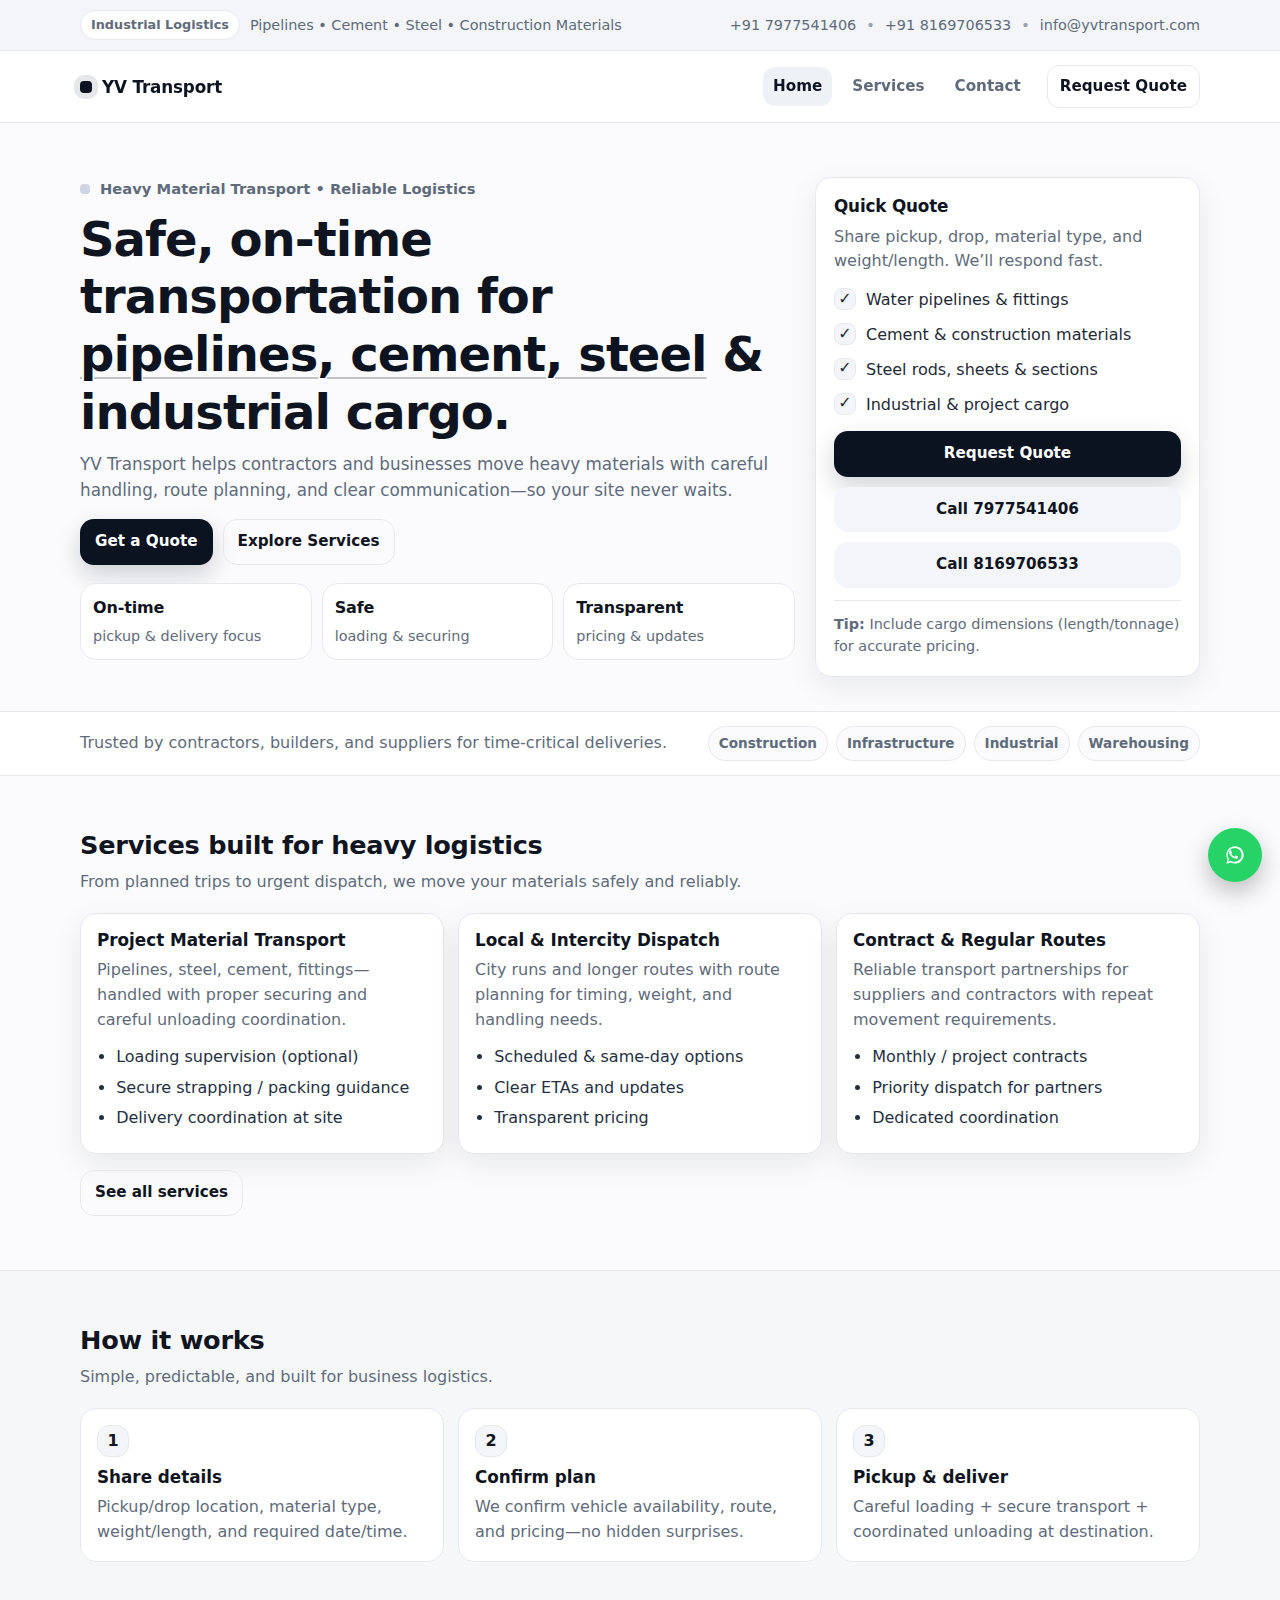
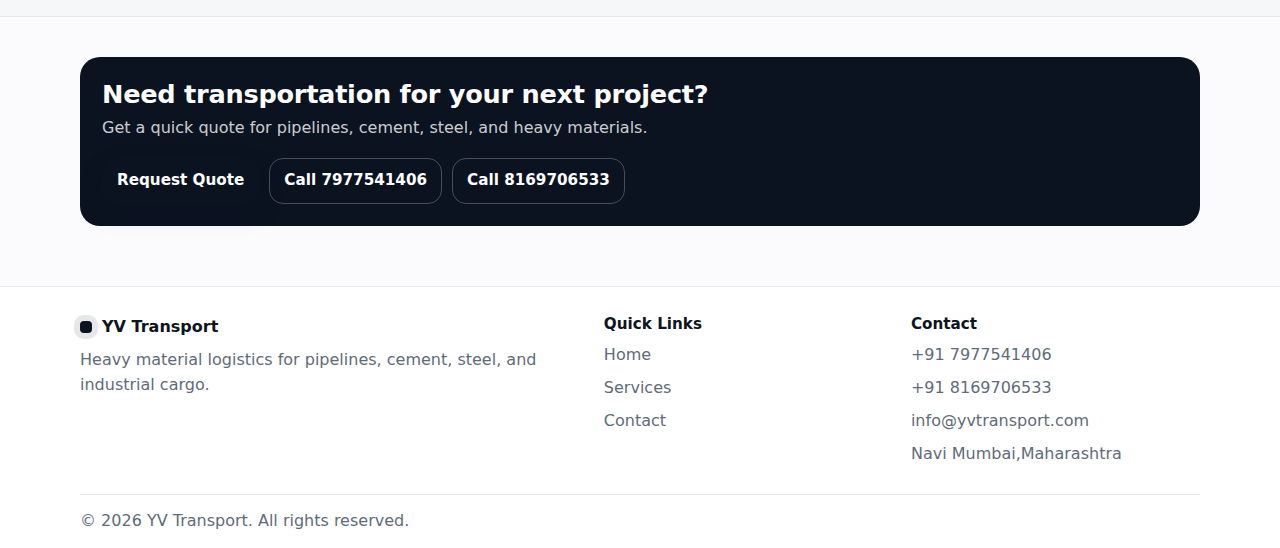
<file: index.html>
<!doctype html>
<html lang="en">
<head>
  <meta charset="utf-8" />
  <meta name="viewport" content="width=device-width, initial-scale=1" />
  <meta name="description" content="YV Transport provides reliable logistics and heavy material transportation for water pipelines, cement, steel, and industrial cargo. On-time pickup, safe delivery, transparent pricing." />
  <meta name="theme-color" content="#0b1220" />

  <!-- Open Graph / Social -->
  <meta property="og:title" content="YV Transport | Heavy Material Logistics & Transportation" />
  <meta property="og:description" content="Transport solutions for water pipelines, cement, steel and industrial cargo. Reliable, safe, and on-time delivery." />
  <meta property="og:type" content="website" />
  <!-- If you add a website later, set this: -->
  <!-- <meta property="og:url" content="https://yourdomain.com/" /> -->
  <!-- If you add an image later, set this: -->
  <!-- <meta property="og:image" content="assets/og-image.jpg" /> -->

  <title>YV Transport | Heavy Material Logistics & Transportation</title>

  <!-- ✅ Connect CSS -->
  <link rel="stylesheet" href="css/style.css" />

  <!-- ✅ Mobile Premium Polish (ONLY affects mobile; desktop untouched) -->
  <style>
    @media (max-width: 720px){

      /* Prevent accidental horizontal scroll */
      html, body { overflow-x: hidden; }

      /* Consistent mobile padding */
      .container{
        width: 100%;
        padding-left: 16px;
        padding-right: 16px;
      }

      /* Topbar: cleaner wrapping */
      .topbar{ font-size: 0.86rem; }
      .topbar-row{ gap: 8px; padding: 10px 0; justify-content: center; }
      .topbar-left, .topbar-right{ justify-content: center; }
      .topbar-right{ row-gap: 6px; }
      .topbar-link{ overflow-wrap: anywhere; }
      .dot{ display: none; } /* avoids awkward dot wrapping */

      /* Header spacing */
      .header-row{ padding: 12px 0; position: relative; }
      .logo-text{ font-size: 1rem; }
      .nav-toggle{ min-height: 44px; }

      /* Nav dropdown positioning (still hidden until JS toggles it) */
      .nav{
        top: calc(100% + 10px);
        left: 0;
        right: 0;
        width: 100%;
        padding: 12px;
        border-radius: 18px;
      }
      .nav-link{
        padding: 12px 12px;
        font-size: 1rem;
      }
      .nav-cta{
        width: 100%;
        margin-left: 0;
        padding: 12px 12px;
        text-align: center;
      }

      /* Section spacing */
      .section{ padding: 42px 0; }
      .hero{ padding: 40px 0 24px; }
      .cta{ padding: 34px 0 44px; }
      .section-head{ gap: 8px; margin-bottom: 14px; }

      /* Readability */
      body{ font-size: 16px; }
      .section-subtitle{ line-height: 1.6; }
      .hero-subtitle{ font-size: 1rem; line-height: 1.6; }

      /* Buttons: tap targets + nicer stacking */
      .btn{
        min-height: 44px;
        padding: 12px 16px;
      }
      .btn-row, .hero-actions, .cta-actions{ gap: 12px; }
      .cta-actions{ width: 100%; }
      .cta-actions .btn{ width: 100%; }

      /* Cards/grids: more polished spacing */
      .cards, .steps, .hero-card-list, .hero-card-actions{ gap: 12px; }
      .cards .card, .step, .hero-card{ padding: 16px; }
      .metric{ padding: 14px; }
      .hero-metrics{ gap: 12px; }

      /* CTA box: stack cleanly */
      .cta-box{
        flex-direction: column;
        align-items: flex-start;
        gap: 14px;
      }

      /* WhatsApp floating button: safer spacing on small screens */
      .whatsapp-float{
        right: 14px !important;
        bottom: 14px !important;
        width: 52px !important;
        height: 52px !important;
      }
    }

    @media (max-width: 420px){
      .section{ padding: 36px 0; }
      .hero{ padding: 34px 0 20px; }
      .badge{ font-size: 0.75rem; }
    }
  </style>

  <!-- Optional: favicon (add assets/favicon.ico later) -->
  <!-- <link rel="icon" href="assets/favicon.ico" /> -->
</head>

<body>
  <!-- Skip link for accessibility -->
  <a class="skip-link" href="#main">Skip to content</a>

  <!-- Top Bar -->
  <div class="topbar">
    <div class="container topbar-row">
      <div class="topbar-left">
        <span class="badge">Industrial Logistics</span>
        <span class="topbar-text">Pipelines • Cement • Steel • Construction Materials</span>
      </div>

      <div class="topbar-right">
        <a class="topbar-link" href="tel:+917977541406" aria-label="Call YV Transport">+91 7977541406</a>
        <span class="dot" aria-hidden="true">•</span>
        <a class="topbar-link" href="tel:+918169706533" aria-label="Call YV Transport">+91 8169706533</a>
        <span class="dot" aria-hidden="true">•</span>
        <a class="topbar-link" href="mailto:info@yvtransport.com">info@yvtransport.com</a>
      </div>
    </div>
  </div>

  <!-- Header -->
  <header class="site-header" role="banner">
    <div class="container header-row">
      <a class="logo" href="index.html" aria-label="YV Transport Home">
        <span class="logo-mark" aria-hidden="true"></span>
        <span class="logo-text">YV Transport</span>
      </a>

      <button class="nav-toggle" type="button" aria-label="Open menu" aria-expanded="false" aria-controls="siteNav">
        <span class="nav-toggle-bars" aria-hidden="true"></span>
      </button>

      <nav id="siteNav" class="nav" aria-label="Primary navigation">
        <a class="nav-link active" href="index.html">Home</a>
        <a class="nav-link" href="services.html">Services</a>
        <a class="nav-link" href="contact.html">Contact</a>
        <a class="nav-cta" href="contact.html">Request Quote</a>
      </nav>
    </div>
  </header>

  <main id="main" role="main">
    <!-- Hero -->
    <section class="hero" aria-label="Hero">
      <div class="container hero-grid">
        <div class="hero-content">
          <p class="kicker">Heavy Material Transport • Reliable Logistics</p>

          <h1 class="hero-title">
            Safe, on-time transportation for
            <span class="hero-highlight">pipelines, cement, steel</span>
            & industrial cargo.
          </h1>

          <p class="hero-subtitle">
            YV Transport helps contractors and businesses move heavy materials with
            careful handling, route planning, and clear communication—so your site never waits.
          </p>

          <div class="hero-actions">
            <a class="btn btn-primary" href="contact.html">Get a Quote</a>
            <a class="btn btn-secondary" href="services.html">Explore Services</a>
          </div>

          <div class="hero-metrics" role="list" aria-label="Key highlights">
            <div class="metric" role="listitem">
              <div class="metric-value">On-time</div>
              <div class="metric-label">pickup & delivery focus</div>
            </div>
            <div class="metric" role="listitem">
              <div class="metric-value">Safe</div>
              <div class="metric-label">loading & securing</div>
            </div>
            <div class="metric" role="listitem">
              <div class="metric-value">Transparent</div>
              <div class="metric-label">pricing & updates</div>
            </div>
          </div>
        </div>

        <!-- Hero Card -->
        <aside class="hero-card" aria-label="Quick quote card">
          <h2 class="hero-card-title">Quick Quote</h2>
          <p class="hero-card-text">Share pickup, drop, material type, and weight/length. We’ll respond fast.</p>

          <div class="hero-card-list" role="list">
            <div class="hero-card-item" role="listitem">
              <span class="icon" aria-hidden="true">✓</span>
              <span>Water pipelines & fittings</span>
            </div>
            <div class="hero-card-item" role="listitem">
              <span class="icon" aria-hidden="true">✓</span>
              <span>Cement & construction materials</span>
            </div>
            <div class="hero-card-item" role="listitem">
              <span class="icon" aria-hidden="true">✓</span>
              <span>Steel rods, sheets & sections</span>
            </div>
            <div class="hero-card-item" role="listitem">
              <span class="icon" aria-hidden="true">✓</span>
              <span>Industrial & project cargo</span>
            </div>
          </div>

          <div class="hero-card-actions">
            <a class="btn btn-primary btn-block" href="contact.html">Request Quote</a>
            <a class="btn btn-ghost btn-block" href="tel:+917977541406">Call 7977541406</a>
            <a class="btn btn-ghost btn-block" href="tel:+918169706533">Call 8169706533</a>
          </div>

          <p class="hero-card-note">
            <strong>Tip:</strong> Include cargo dimensions (length/tonnage) for accurate pricing.
          </p>
        </aside>
      </div>
    </section>

    <!-- Trust / Clients -->
    <section class="trust" aria-label="Trust indicators">
      <div class="container trust-row">
        <p class="trust-text">Trusted by contractors, builders, and suppliers for time-critical deliveries.</p>
        <div class="trust-chips" aria-label="Industries we serve">
          <span class="chip">Construction</span>
          <span class="chip">Infrastructure</span>
          <span class="chip">Industrial</span>
          <span class="chip">Warehousing</span>
        </div>
      </div>
    </section>

    <!-- Services Preview -->
    <section class="section" aria-label="Services">
      <div class="container">
        <div class="section-head">
          <h2>Services built for heavy logistics</h2>
          <p class="section-subtitle">
            From planned trips to urgent dispatch, we move your materials safely and reliably.
          </p>
        </div>

        <div class="cards">
          <article class="card">
            <h3>Project Material Transport</h3>
            <p>Pipelines, steel, cement, fittings—handled with proper securing and careful unloading coordination.</p>
            <ul class="checklist">
              <li>Loading supervision (optional)</li>
              <li>Secure strapping / packing guidance</li>
              <li>Delivery coordination at site</li>
            </ul>
          </article>

          <article class="card">
            <h3>Local & Intercity Dispatch</h3>
            <p>City runs and longer routes with route planning for timing, weight, and handling needs.</p>
            <ul class="checklist">
              <li>Scheduled & same-day options</li>
              <li>Clear ETAs and updates</li>
              <li>Transparent pricing</li>
            </ul>
          </article>

          <article class="card">
            <h3>Contract & Regular Routes</h3>
            <p>Reliable transport partnerships for suppliers and contractors with repeat movement requirements.</p>
            <ul class="checklist">
              <li>Monthly / project contracts</li>
              <li>Priority dispatch for partners</li>
              <li>Dedicated coordination</li>
            </ul>
          </article>
        </div>

        <div class="section-actions">
          <a class="btn btn-secondary" href="services.html">See all services</a>
        </div>
      </div>
    </section>

    <!-- How it works -->
    <section class="section section-alt" aria-label="Process">
      <div class="container">
        <div class="section-head">
          <h2>How it works</h2>
          <p class="section-subtitle">Simple, predictable, and built for business logistics.</p>
        </div>

        <div class="steps" role="list">
          <div class="step" role="listitem">
            <div class="step-num" aria-hidden="true">1</div>
            <h3>Share details</h3>
            <p>Pickup/drop location, material type, weight/length, and required date/time.</p>
          </div>

          <div class="step" role="listitem">
            <div class="step-num" aria-hidden="true">2</div>
            <h3>Confirm plan</h3>
            <p>We confirm vehicle availability, route, and pricing—no hidden surprises.</p>
          </div>

          <div class="step" role="listitem">
            <div class="step-num" aria-hidden="true">3</div>
            <h3>Pickup & deliver</h3>
            <p>Careful loading + secure transport + coordinated unloading at destination.</p>
          </div>
        </div>
      </div>
    </section>

    <!-- CTA -->
    <section class="cta" aria-label="Call to action">
      <div class="container cta-box">
        <div class="cta-text">
          <h2>Need transportation for your next project?</h2>
          <p>Get a quick quote for pipelines, cement, steel, and heavy materials.</p>
        </div>
        <div class="cta-actions">
          <a class="btn btn-primary" href="contact.html">Request Quote</a>
          <a class="btn btn-secondary" href="tel:+917977541406">Call 7977541406</a>
          <a class="btn btn-secondary" href="tel:+918169706533">Call 8169706533</a>
        </div>
      </div>
    </section>
  </main>

  <footer class="site-footer" role="contentinfo">
    <div class="container footer-grid">
      <div class="footer-brand">
        <div class="footer-logo">
          <span class="logo-mark" aria-hidden="true"></span>
          <strong>YV Transport</strong>
        </div>
        <p class="muted">
          Heavy material logistics for pipelines, cement, steel, and industrial cargo.
        </p>
      </div>

      <div class="footer-col">
        <h3 class="footer-title">Quick Links</h3>
        <ul class="footer-links">
          <li><a href="index.html">Home</a></li>
          <li><a href="services.html">Services</a></li>
          <li><a href="contact.html">Contact</a></li>
        </ul>
      </div>

      <div class="footer-col">
        <h3 class="footer-title">Contact</h3>
        <ul class="footer-links">
          <li><a href="tel:+917977541406">+91 7977541406</a></li>
          <li><a href="tel:+918169706533">+91 8169706533</a></li>
          <li><a href="mailto:info@yvtransport.com">info@yvtransport.com</a></li>
          <li><span class="muted">Navi Mumbai,Maharashtra</span></li>
        </ul>
      </div>
    </div>

    <div class="container footer-bottom">
      <p class="muted">© <span id="year"></span> YV Transport. All rights reserved.</p>
    </div>
  </footer>

  <!-- WhatsApp Floating Button -->
  <a
    href="https://wa.me/917977541406"
    class="whatsapp-float"
    target="_blank"
    rel="noopener"
    aria-label="Chat on WhatsApp"
    title="Chat on WhatsApp"
  >
    <!-- WhatsApp icon (SVG) -->
    <svg viewBox="0 0 32 32" width="26" height="26" aria-hidden="true" focusable="false">
      <path fill="currentColor" d="M19.11 17.53c-.27-.14-1.6-.79-1.85-.88-.25-.09-.43-.14-.61.14-.18.27-.7.88-.86 1.06-.16.18-.32.2-.59.07-.27-.14-1.14-.42-2.17-1.33-.8-.71-1.34-1.58-1.5-1.85-.16-.27-.02-.42.12-.56.12-.12.27-.32.41-.48.14-.16.18-.27.27-.45.09-.18.05-.34-.02-.48-.07-.14-.61-1.47-.84-2.01-.22-.53-.45-.46-.61-.46h-.52c-.18 0-.48.07-.73.34-.25.27-.95.93-.95 2.26 0 1.33.98 2.62 1.11 2.8.14.18 1.93 2.95 4.67 4.13.65.28 1.16.45 1.56.58.65.21 1.25.18 1.72.11.52-.08 1.6-.65 1.83-1.28.23-.63.23-1.17.16-1.28-.07-.11-.25-.18-.52-.32zM16.03 5.33c-5.88 0-10.65 4.77-10.65 10.65 0 1.88.5 3.72 1.45 5.34L5.33 26.67l5.5-1.44c1.55.85 3.29 1.3 5.2 1.3 5.88 0 10.65-4.77 10.65-10.65 0-5.88-4.77-10.65-10.65-10.65zm0 19.25c-1.72 0-3.32-.47-4.7-1.28l-.34-.2-3.27.85.87-3.18-.22-.33a8.56 8.56 0 0 1-1.36-4.64c0-4.72 3.84-8.56 8.56-8.56 4.72 0 8.56 3.84 8.56 8.56 0 4.72-3.84 8.56-8.56 8.56z"/>
    </svg>
  </a>

  <style>
    /* WhatsApp Floating Button */
    .whatsapp-float{
      position: fixed;
      right: 18px;
      bottom: 18px;
      width: 54px;
      height: 54px;
      display: inline-flex;
      align-items: center;
      justify-content: center;
      border-radius: 999px;
      background: #25D366;
      color: #fff;
      box-shadow: 0 10px 25px rgba(0,0,0,.25);
      z-index: 9999;
      text-decoration: none;
      -webkit-tap-highlight-color: transparent;
    }
    .whatsapp-float:hover{
      transform: translateY(-1px);
    }
    .whatsapp-float:active{
      transform: translateY(0px) scale(0.98);
    }
    .whatsapp-float:focus{
      outline: 3px solid rgba(37, 211, 102, 0.35);
      outline-offset: 4px;
    }
  </style>

  <!-- ✅ Connect JS -->
  <script src="js/main.js"></script>
</body>
</html>
</file>
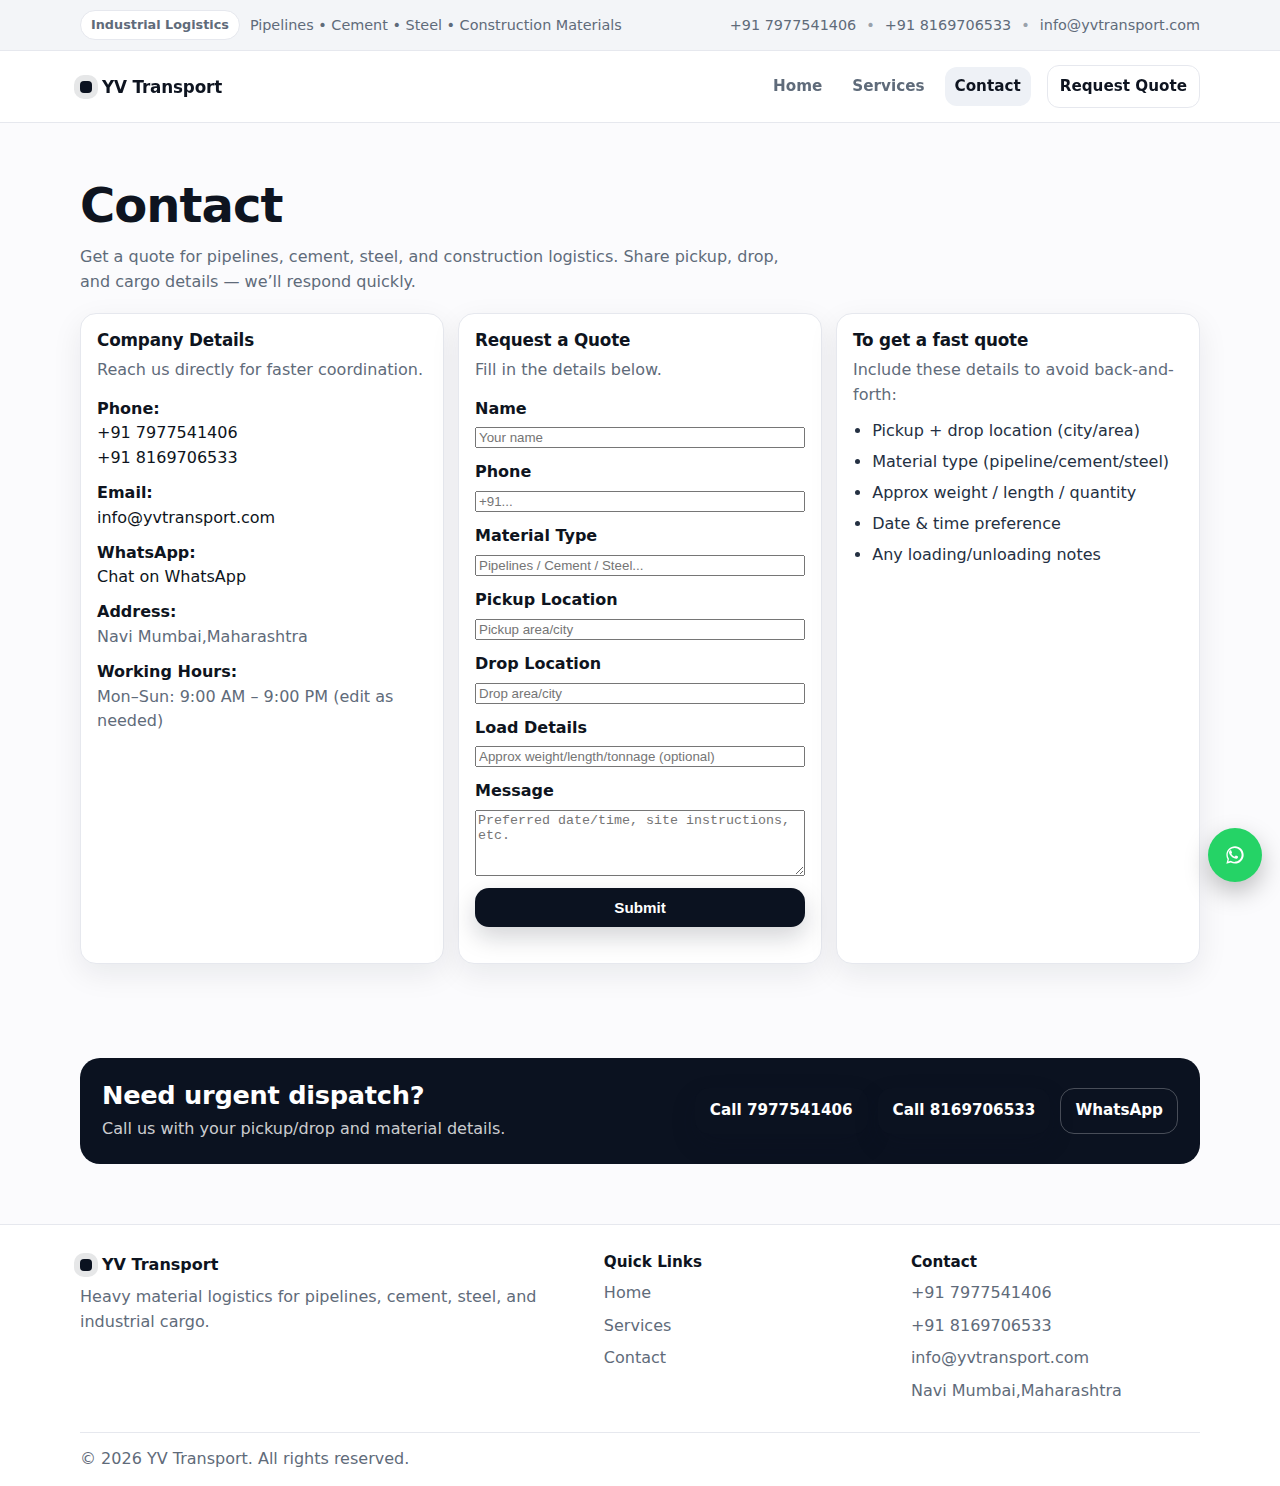
<file: contact.html>
<!doctype html>
<html lang="en">
<head>
  <meta charset="utf-8" />
  <meta name="viewport" content="width=device-width, initial-scale=1" />
  <meta name="description" content="Contact YV Transport for logistics and heavy material transportation quotes: pipelines, cement, steel and industrial cargo." />
  <title>YV Transport | Contact</title>

  <!-- ✅ Connect CSS -->
  <link rel="stylesheet" href="css/style.css" />

  <!-- ✅ Mobile Premium Polish (ONLY affects mobile; desktop untouched) -->
  <style>
    @media (max-width: 720px){

      /* Prevent accidental horizontal scroll */
      html, body { overflow-x: hidden; }

      /* Consistent mobile padding */
      .container{
        width: 100%;
        padding-left: 16px;
        padding-right: 16px;
      }

      /* Topbar: cleaner wrapping */
      .topbar{ font-size: 0.86rem; }
      .topbar-row{ gap: 8px; padding: 10px 0; justify-content: center; }
      .topbar-left, .topbar-right{ justify-content: center; }
      .topbar-right{ row-gap: 6px; }
      .topbar-link{ overflow-wrap: anywhere; }
      .dot{ display: none; } /* avoids awkward dot wrapping */

      /* Header spacing */
      .header-row{ padding: 12px 0; position: relative; }
      .logo-text{ font-size: 1rem; }
      .nav-toggle{ min-height: 44px; }

      /* Nav dropdown positioning (still hidden until JS toggles it) */
      .nav{
        top: calc(100% + 10px);
        left: 0;
        right: 0;
        width: 100%;
        padding: 12px;
        border-radius: 18px;
      }
      .nav-link{
        padding: 12px 12px;
        font-size: 1rem;
      }
      .nav-cta{
        width: 100%;
        margin-left: 0;
        padding: 12px 12px;
        text-align: center;
      }

      /* Section spacing */
      .section{ padding: 42px 0; }
      .cta{ padding: 34px 0 44px; }
      .section-head{ gap: 8px; margin-bottom: 14px; }

      /* Readability */
      body{ font-size: 16px; }
      .section-subtitle{ line-height: 1.6; }

      /* Buttons: tap targets + nicer stacking */
      .btn{
        min-height: 44px;
        padding: 12px 16px;
      }
      .btn-row, .hero-actions, .cta-actions{ gap: 12px; }
      .cta-actions{ width: 100%; }
      .cta-actions .btn{ width: 100%; }

      /* Cards/grids: more polished spacing */
      .cards{ gap: 12px; }
      .cards .card{ padding: 16px; }

      /* CTA box: stack cleanly */
      .cta-box{
        flex-direction: column;
        align-items: flex-start;
        gap: 14px;
      }

      /* Contact form: mobile-friendly fields (only on mobile) */
      input, select, textarea{
        width: 100%;
        font-family: inherit;
        font-size: 16px; /* prevents iOS zoom */
        padding: 12px 12px;
        border-radius: 14px;
        border: 1px solid #e6e8ee;
        background: #fff;
        outline: none;
      }
      input:focus, select:focus, textarea:focus{
        border-color: #cfd6e3;
        box-shadow: 0 0 0 4px rgba(11,18,32,0.08);
      }

      /* WhatsApp floating button: safer spacing on small screens */
      .whatsapp-float{
        right: 14px !important;
        bottom: 14px !important;
        width: 52px !important;
        height: 52px !important;
      }
    }

    @media (max-width: 420px){
      .section{ padding: 36px 0; }
      .badge{ font-size: 0.75rem; }
    }
  </style>
</head>

<body>
  <a class="skip-link" href="#main">Skip to content</a>

  <!-- Top Bar -->
  <div class="topbar">
    <div class="container topbar-row">
      <div class="topbar-left">
        <span class="badge">Industrial Logistics</span>
        <span class="topbar-text">Pipelines • Cement • Steel • Construction Materials</span>
      </div>

      <div class="topbar-right">
        <a class="topbar-link" href="tel:+917977541406" aria-label="Call YV Transport">+91 7977541406</a>
        <span class="dot" aria-hidden="true">•</span>
        <a class="topbar-link" href="tel:+918169706533" aria-label="Call YV Transport">+91 8169706533</a>
        <span class="dot" aria-hidden="true">•</span>
        <a class="topbar-link" href="mailto:info@yvtransport.com">info@yvtransport.com</a>
      </div>
    </div>
  </div>

  <!-- Header -->
  <header class="site-header" role="banner">
    <div class="container header-row">
      <a class="logo" href="index.html" aria-label="YV Transport Home">
        <span class="logo-mark" aria-hidden="true"></span>
        <span class="logo-text">YV Transport</span>
      </a>

      <button class="nav-toggle" type="button" aria-label="Open menu" aria-expanded="false" aria-controls="siteNav">
        <span class="nav-toggle-bars" aria-hidden="true"></span>
      </button>

      <nav id="siteNav" class="nav" aria-label="Primary navigation">
        <a class="nav-link" href="index.html">Home</a>
        <a class="nav-link" href="services.html">Services</a>
        <a class="nav-link active" href="contact.html">Contact</a>
        <a class="nav-cta" href="contact.html">Request Quote</a>
      </nav>
    </div>
  </header>

  <main id="main" role="main">
    <!-- Contact Intro -->
    <section class="section">
      <div class="container">
        <div class="section-head">
          <h1>Contact</h1>
          <p class="section-subtitle">
            Get a quote for pipelines, cement, steel, and construction logistics. Share pickup, drop, and cargo details — we’ll respond quickly.
          </p>
        </div>

        <!-- Two-column layout using existing card styles (no extra CSS required) -->
        <div class="cards">
          <!-- Contact Details -->
          <section class="card" aria-label="Contact details">
            <h2 style="font-size:1.05rem;">Company Details</h2>
            <p class="muted" style="margin-top:8px;">Reach us directly for faster coordination.</p>

            <div style="margin-top:14px; display:grid; gap:10px;">
              <div>
                <strong>Phone:</strong>
                <div><a href="tel:+917977541406">+91 7977541406</a></div>
                <div><a href="tel:+918169706533">+91 8169706533</a></div>
              </div>

              <div>
                <strong>Email:</strong>
                <div><a href="mailto:info@yvtransport.com">info@yvtransport.com</a></div>
              </div>

              <div>
                <strong>WhatsApp:</strong>
                <!-- Replace 91XXXXXXXXXX with your number (no + sign, no spaces) -->
                <div>
                  <a href="https://wa.me/917977541406" target="_blank" rel="noopener">Chat on WhatsApp</a>
                </div>
              </div>

              <div>
                <strong>Address:</strong>
                <div class="muted">Navi Mumbai,Maharashtra</div>
              </div>

              <div>
                <strong>Working Hours:</strong>
                <div class="muted">Mon–Sun: 9:00 AM – 9:00 PM (edit as needed)</div>
              </div>
            </div>
          </section>

          <!-- Quote Form (front-end only) -->
          <section class="card" aria-label="Quote request form">
            <h2 style="font-size:1.05rem;">Request a Quote</h2>
            <p class="muted" style="margin-top:8px;">
              Fill in the details below. 
            </p>

            <form id="quoteForm" style="margin-top:14px; display:grid; gap:12px;">
              <label style="display:grid; gap:6px; font-weight:650;">
                Name
                <input required type="text" name="name" placeholder="Your name" />
              </label>

              <label style="display:grid; gap:6px; font-weight:650;">
                Phone
                <input required type="tel" name="phone" placeholder="+91..." />
              </label>

              <label style="display:grid; gap:6px; font-weight:650;">
                Material Type
                <input required type="text" name="material" placeholder="Pipelines / Cement / Steel..." />
              </label>

              <label style="display:grid; gap:6px; font-weight:650;">
                Pickup Location
                <input required type="text" name="pickup" placeholder="Pickup area/city" />
              </label>

              <label style="display:grid; gap:6px; font-weight:650;">
                Drop Location
                <input required type="text" name="drop" placeholder="Drop area/city" />
              </label>

              <label style="display:grid; gap:6px; font-weight:650;">
                Load Details
                <input type="text" name="load" placeholder="Approx weight/length/tonnage (optional)" />
              </label>

              <label style="display:grid; gap:6px; font-weight:650;">
                Message
                <textarea required name="message" rows="4" placeholder="Preferred date/time, site instructions, etc."></textarea>
              </label>

              <button class="btn btn-primary" type="submit">Submit</button>
              <p id="formStatus" class="muted" aria-live="polite"></p>
            </form>
          </section>

          <!-- Extra info card (optional but useful) -->
          <section class="card" aria-label="What to include">
            <h2 style="font-size:1.05rem;">To get a fast quote</h2>
            <p class="muted" style="margin-top:8px;">Include these details to avoid back-and-forth:</p>

            <ul class="checklist" style="margin-top:12px;">
              <li>Pickup + drop location (city/area)</li>
              <li>Material type (pipeline/cement/steel)</li>
              <li>Approx weight / length / quantity</li>
              <li>Date & time preference</li>
              <li>Any loading/unloading notes</li>
            </ul>
          </section>
        </div>
      </div>
    </section>

    <!-- CTA -->
    <section class="cta" aria-label="Call to action">
      <div class="container cta-box">
        <div class="cta-text">
          <h2>Need urgent dispatch?</h2>
          <p>Call us with your pickup/drop and material details.</p>
        </div>

        <div class="cta-actions">
          <a class="btn btn-primary" href="tel:+917977541406">Call 7977541406</a>
          <a class="btn btn-primary" href="tel:+918169706533">Call 8169706533</a>
          <a class="btn btn-secondary" href="https://wa.me/917977541406" target="_blank" rel="noopener">WhatsApp</a>
        </div>
      </div>
    </section>
  </main>

  <footer class="site-footer" role="contentinfo">
    <div class="container footer-grid">
      <div class="footer-brand">
        <div class="footer-logo">
          <span class="logo-mark" aria-hidden="true"></span>
          <strong>YV Transport</strong>
        </div>
        <p class="muted">Heavy material logistics for pipelines, cement, steel, and industrial cargo.</p>
      </div>

      <div class="footer-col">
        <h3 class="footer-title">Quick Links</h3>
        <ul class="footer-links">
          <li><a href="index.html">Home</a></li>
          <li><a href="services.html">Services</a></li>
          <li><a href="contact.html">Contact</a></li>
        </ul>
      </div>

      <div class="footer-col">
        <h3 class="footer-title">Contact</h3>
        <ul class="footer-links">
          <li><a href="tel:+917977541406">+91 7977541406</a></li>
          <li><a href="tel:+918169706533">+91 8169706533</a></li>
          <li><a href="mailto:info@yvtransport.com">info@yvtransport.com</a></li>
          <li><span class="muted">Navi Mumbai,Maharashtra</span></li>
        </ul>
      </div>
    </div>

    <div class="container footer-bottom">
      <p class="muted">© <span id="year"></span> YV Transport. All rights reserved.</p>
    </div>
  </footer>

  <!-- WhatsApp Floating Button -->
  <a
    href="https://wa.me/917977541406"
    class="whatsapp-float"
    target="_blank"
    rel="noopener"
    aria-label="Chat on WhatsApp"
    title="Chat on WhatsApp"
  >
    <!-- WhatsApp icon (SVG) -->
    <svg viewBox="0 0 32 32" width="26" height="26" aria-hidden="true" focusable="false">
      <path fill="currentColor" d="M19.11 17.53c-.27-.14-1.6-.79-1.85-.88-.25-.09-.43-.14-.61.14-.18.27-.7.88-.86 1.06-.16.18-.32.2-.59.07-.27-.14-1.14-.42-2.17-1.33-.8-.71-1.34-1.58-1.5-1.85-.16-.27-.02-.42.12-.56.12-.12.27-.32.41-.48.14-.16.18-.27.27-.45.09-.18.05-.34-.02-.48-.07-.14-.61-1.47-.84-2.01-.22-.53-.45-.46-.61-.46h-.52c-.18 0-.48.07-.73.34-.25.27-.95.93-.95 2.26 0 1.33.98 2.62 1.11 2.8.14.18 1.93 2.95 4.67 4.13.65.28 1.16.45 1.56.58.65.21 1.25.18 1.72.11.52-.08 1.6-.65 1.83-1.28.23-.63.23-1.17.16-1.28-.07-.11-.25-.18-.52-.32zM16.03 5.33c-5.88 0-10.65 4.77-10.65 10.65 0 1.88.5 3.72 1.45 5.34L5.33 26.67l5.5-1.44c1.55.85 3.29 1.3 5.2 1.3 5.88 0 10.65-4.77 10.65-10.65 0-5.88-4.77-10.65-10.65-10.65zm0 19.25c-1.72 0-3.32-.47-4.7-1.28l-.34-.2-3.27.85.87-3.18-.22-.33a8.56 8.56 0 0 1-1.36-4.64c0-4.72 3.84-8.56 8.56-8.56 4.72 0 8.56 3.84 8.56 8.56 0 4.72-3.84 8.56-8.56 8.56z"/>
    </svg>
  </a>

  <style>
    /* WhatsApp Floating Button */
    .whatsapp-float{
      position: fixed;
      right: 18px;
      bottom: 18px;
      width: 54px;
      height: 54px;
      display: inline-flex;
      align-items: center;
      justify-content: center;
      border-radius: 999px;
      background: #25D366;
      color: #fff;
      box-shadow: 0 10px 25px rgba(0,0,0,.25);
      z-index: 9999;
      text-decoration: none;
      -webkit-tap-highlight-color: transparent;
    }
    .whatsapp-float:hover{
      transform: translateY(-1px);
    }
    .whatsapp-float:active{
      transform: translateY(0px) scale(0.98);
    }
    .whatsapp-float:focus{
      outline: 3px solid rgba(37, 211, 102, 0.35);
      outline-offset: 4px;
    }
  </style>

  <!-- ✅ Connect JS -->
  <script src="js/main.js"></script>

  <!-- Small inline script for the quote form (front-end only) -->
  <script>
    const form = document.getElementById("quoteForm");
    const statusEl = document.getElementById("formStatus");

    if (form && statusEl) {
      form.addEventListener("submit", (e) => {
        e.preventDefault();
        statusEl.textContent = "Thanks! We received your details. We'll contact you shortly.";
        form.reset();
      });
    }
  </script>
</body>
</html>
</file>
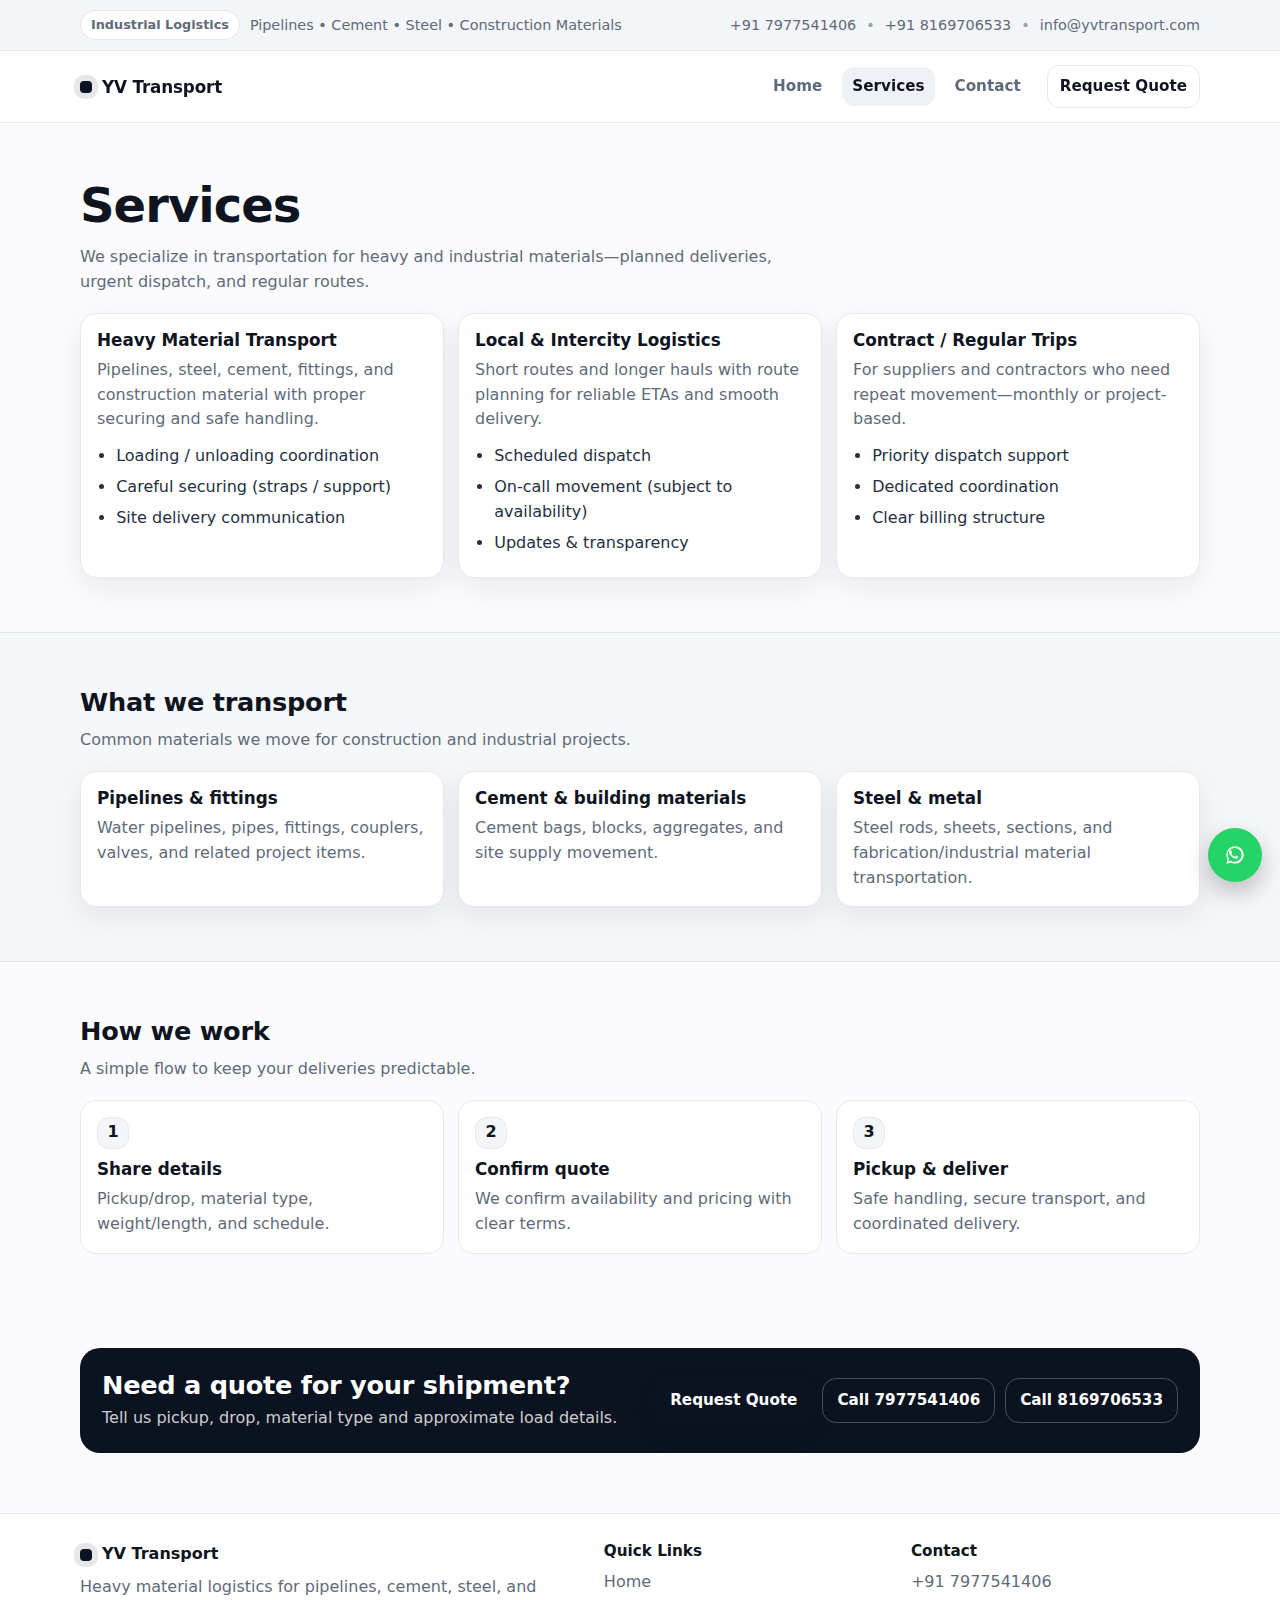
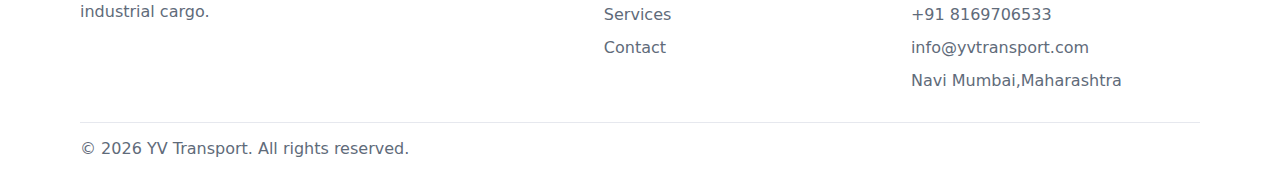
<file: services.html>
<!doctype html>
<html lang="en">
<head>
  <meta charset="utf-8" />
  <meta name="viewport" content="width=device-width, initial-scale=1" />
  <meta name="description" content="YV Transport services: heavy material logistics for water pipelines, cement, steel and industrial cargo. Local and intercity transportation with safe handling." />
  <title>YV Transport | Services</title>

  <!-- ✅ Connect CSS -->
  <link rel="stylesheet" href="css/style.css" />

  <!-- ✅ Mobile Premium Polish (ONLY affects mobile; desktop untouched) -->
  <style>
    @media (max-width: 720px){

      /* Prevent accidental horizontal scroll */
      html, body { overflow-x: hidden; }

      /* Consistent mobile padding */
      .container{
        width: 100%;
        padding-left: 16px;
        padding-right: 16px;
      }

      /* Topbar: cleaner wrapping */
      .topbar{ font-size: 0.86rem; }
      .topbar-row{ gap: 8px; padding: 10px 0; justify-content: center; }
      .topbar-left, .topbar-right{ justify-content: center; }
      .topbar-right{ row-gap: 6px; }
      .topbar-link{ overflow-wrap: anywhere; }
      .dot{ display: none; } /* avoids awkward dot wrapping */

      /* Header spacing */
      .header-row{ padding: 12px 0; position: relative; }
      .logo-text{ font-size: 1rem; }
      .nav-toggle{ min-height: 44px; }

      /* Nav dropdown positioning (still hidden until JS toggles it) */
      .nav{
        top: calc(100% + 10px);
        left: 0;
        right: 0;
        width: 100%;
        padding: 12px;
        border-radius: 18px;
      }
      .nav-link{
        padding: 12px 12px;
        font-size: 1rem;
      }
      .nav-cta{
        width: 100%;
        margin-left: 0;
        padding: 12px 12px;
        text-align: center;
      }

      /* Section spacing */
      .section{ padding: 42px 0; }
      .cta{ padding: 34px 0 44px; }
      .section-head{ gap: 8px; margin-bottom: 14px; }

      /* Readability */
      body{ font-size: 16px; }
      .section-subtitle{ line-height: 1.6; }

      /* Buttons: tap targets + nicer stacking */
      .btn{
        min-height: 44px;
        padding: 12px 16px;
      }
      .btn-row, .hero-actions, .cta-actions{ gap: 12px; }
      .cta-actions{ width: 100%; }
      .cta-actions .btn{ width: 100%; }

      /* Cards/grids: more polished spacing */
      .cards, .steps{ gap: 12px; }
      .cards .card, .step{ padding: 16px; }

      /* CTA box: stack cleanly */
      .cta-box{
        flex-direction: column;
        align-items: flex-start;
        gap: 14px;
      }

      /* WhatsApp floating button: safer spacing on small screens */
      .whatsapp-float{
        right: 14px !important;
        bottom: 14px !important;
        width: 52px !important;
        height: 52px !important;
      }
    }

    @media (max-width: 420px){
      .section{ padding: 36px 0; }
      .badge{ font-size: 0.75rem; }
    }
  </style>
</head>

<body>
  <a class="skip-link" href="#main">Skip to content</a>

  <!-- Top Bar -->
  <div class="topbar">
    <div class="container topbar-row">
      <div class="topbar-left">
        <span class="badge">Industrial Logistics</span>
        <span class="topbar-text">Pipelines • Cement • Steel • Construction Materials</span>
      </div>

      <div class="topbar-right">
        <a class="topbar-link" href="tel:+917977541406" aria-label="Call YV Transport">+91 7977541406</a>
        <span class="dot" aria-hidden="true">•</span>
        <a class="topbar-link" href="tel:+918169706533" aria-label="Call YV Transport">+91 8169706533</a>
        <span class="dot" aria-hidden="true">•</span>
        <a class="topbar-link" href="mailto:info@yvtransport.com">info@yvtransport.com</a>
      </div>
    </div>
  </div>

  <!-- Header -->
  <header class="site-header" role="banner">
    <div class="container header-row">
      <a class="logo" href="index.html" aria-label="YV Transport Home">
        <span class="logo-mark" aria-hidden="true"></span>
        <span class="logo-text">YV Transport</span>
      </a>

      <button class="nav-toggle" type="button" aria-label="Open menu" aria-expanded="false" aria-controls="siteNav">
        <span class="nav-toggle-bars" aria-hidden="true"></span>
      </button>

      <nav id="siteNav" class="nav" aria-label="Primary navigation">
        <a class="nav-link" href="index.html">Home</a>
        <a class="nav-link active" href="services.html">Services</a>
        <a class="nav-link" href="contact.html">Contact</a>
        <a class="nav-cta" href="contact.html">Request Quote</a>
      </nav>
    </div>
  </header>

  <main id="main" role="main">
    <!-- Simple page intro -->
    <section class="section">
      <div class="container">
        <div class="section-head">
          <h1>Services</h1>
          <p class="section-subtitle">
            We specialize in transportation for heavy and industrial materials—planned deliveries, urgent dispatch, and regular routes.
          </p>
        </div>

        <div class="cards">
          <article class="card">
            <h3>Heavy Material Transport</h3>
            <p>Pipelines, steel, cement, fittings, and construction material with proper securing and safe handling.</p>
            <ul class="checklist">
              <li>Loading / unloading coordination</li>
              <li>Careful securing (straps / support)</li>
              <li>Site delivery communication</li>
            </ul>
          </article>

          <article class="card">
            <h3>Local & Intercity Logistics</h3>
            <p>Short routes and longer hauls with route planning for reliable ETAs and smooth delivery.</p>
            <ul class="checklist">
              <li>Scheduled dispatch</li>
              <li>On-call movement (subject to availability)</li>
              <li>Updates & transparency</li>
            </ul>
          </article>

          <article class="card">
            <h3>Contract / Regular Trips</h3>
            <p>For suppliers and contractors who need repeat movement—monthly or project-based.</p>
            <ul class="checklist">
              <li>Priority dispatch support</li>
              <li>Dedicated coordination</li>
              <li>Clear billing structure</li>
            </ul>
          </article>
        </div>
      </div>
    </section>

    <!-- What we transport (light + practical) -->
    <section class="section section-alt" aria-label="What we transport">
      <div class="container">
        <div class="section-head">
          <h2>What we transport</h2>
          <p class="section-subtitle">Common materials we move for construction and industrial projects.</p>
        </div>

        <div class="cards">
          <div class="card">
            <h3>Pipelines & fittings</h3>
            <p>Water pipelines, pipes, fittings, couplers, valves, and related project items.</p>
          </div>

          <div class="card">
            <h3>Cement & building materials</h3>
            <p>Cement bags, blocks, aggregates, and site supply movement.</p>
          </div>

          <div class="card">
            <h3>Steel & metal</h3>
            <p>Steel rods, sheets, sections, and fabrication/industrial material transportation.</p>
          </div>
        </div>
      </div>
    </section>

    <!-- Simple process (reuse steps styling from CSS) -->
    <section class="section" aria-label="How we work">
      <div class="container">
        <div class="section-head">
          <h2>How we work</h2>
          <p class="section-subtitle">A simple flow to keep your deliveries predictable.</p>
        </div>

        <div class="steps" role="list">
          <div class="step" role="listitem">
            <div class="step-num" aria-hidden="true">1</div>
            <h3>Share details</h3>
            <p>Pickup/drop, material type, weight/length, and schedule.</p>
          </div>

          <div class="step" role="listitem">
            <div class="step-num" aria-hidden="true">2</div>
            <h3>Confirm quote</h3>
            <p>We confirm availability and pricing with clear terms.</p>
          </div>

          <div class="step" role="listitem">
            <div class="step-num" aria-hidden="true">3</div>
            <h3>Pickup & deliver</h3>
            <p>Safe handling, secure transport, and coordinated delivery.</p>
          </div>
        </div>
      </div>
    </section>

    <!-- CTA -->
    <section class="cta" aria-label="Call to action">
      <div class="container cta-box">
        <div class="cta-text">
          <h2>Need a quote for your shipment?</h2>
          <p>Tell us pickup, drop, material type and approximate load details.</p>
        </div>

        <div class="cta-actions">
          <a class="btn btn-primary" href="contact.html">Request Quote</a>
          <a class="btn btn-secondary" href="tel:+917977541406">Call 7977541406</a>
          <a class="btn btn-secondary" href="tel:+918169706533">Call 8169706533</a>
        </div>
      </div>
    </section>
  </main>

  <footer class="site-footer" role="contentinfo">
    <div class="container footer-grid">
      <div class="footer-brand">
        <div class="footer-logo">
          <span class="logo-mark" aria-hidden="true"></span>
          <strong>YV Transport</strong>
        </div>
        <p class="muted">Heavy material logistics for pipelines, cement, steel, and industrial cargo.</p>
      </div>

      <div class="footer-col">
        <h3 class="footer-title">Quick Links</h3>
        <ul class="footer-links">
          <li><a href="index.html">Home</a></li>
          <li><a href="services.html">Services</a></li>
          <li><a href="contact.html">Contact</a></li>
        </ul>
      </div>

      <div class="footer-col">
        <h3 class="footer-title">Contact</h3>
        <ul class="footer-links">
          <li><a href="tel:+917977541406">+91 7977541406</a></li>
          <li><a href="tel:+918169706533">+91 8169706533</a></li>
          <li><a href="mailto:info@yvtransport.com">info@yvtransport.com</a></li>
          <li><span class="muted">Navi Mumbai,Maharashtra</span></li>
        </ul>
      </div>
    </div>

    <div class="container footer-bottom">
      <p class="muted">© <span id="year"></span> YV Transport. All rights reserved.</p>
    </div>
  </footer>

  <!-- WhatsApp Floating Button -->
  <a
    href="https://wa.me/917977541406"
    class="whatsapp-float"
    target="_blank"
    rel="noopener"
    aria-label="Chat on WhatsApp"
    title="Chat on WhatsApp"
  >
    <!-- WhatsApp icon (SVG) -->
    <svg viewBox="0 0 32 32" width="26" height="26" aria-hidden="true" focusable="false">
      <path fill="currentColor" d="M19.11 17.53c-.27-.14-1.6-.79-1.85-.88-.25-.09-.43-.14-.61.14-.18.27-.7.88-.86 1.06-.16.18-.32.2-.59.07-.27-.14-1.14-.42-2.17-1.33-.8-.71-1.34-1.58-1.5-1.85-.16-.27-.02-.42.12-.56.12-.12.27-.32.41-.48.14-.16.18-.27.27-.45.09-.18.05-.34-.02-.48-.07-.14-.61-1.47-.84-2.01-.22-.53-.45-.46-.61-.46h-.52c-.18 0-.48.07-.73.34-.25.27-.95.93-.95 2.26 0 1.33.98 2.62 1.11 2.8.14.18 1.93 2.95 4.67 4.13.65.28 1.16.45 1.56.58.65.21 1.25.18 1.72.11.52-.08 1.6-.65 1.83-1.28.23-.63.23-1.17.16-1.28-.07-.11-.25-.18-.52-.32zM16.03 5.33c-5.88 0-10.65 4.77-10.65 10.65 0 1.88.5 3.72 1.45 5.34L5.33 26.67l5.5-1.44c1.55.85 3.29 1.3 5.2 1.3 5.88 0 10.65-4.77 10.65-10.65 0-5.88-4.77-10.65-10.65-10.65zm0 19.25c-1.72 0-3.32-.47-4.7-1.28l-.34-.2-3.27.85.87-3.18-.22-.33a8.56 8.56 0 0 1-1.36-4.64c0-4.72 3.84-8.56 8.56-8.56 4.72 0 8.56 3.84 8.56 8.56 0 4.72-3.84 8.56-8.56 8.56z"/>
    </svg>
  </a>

  <style>
    /* WhatsApp Floating Button */
    .whatsapp-float{
      position: fixed;
      right: 18px;
      bottom: 18px;
      width: 54px;
      height: 54px;
      display: inline-flex;
      align-items: center;
      justify-content: center;
      border-radius: 999px;
      background: #25D366;
      color: #fff;
      box-shadow: 0 10px 25px rgba(0,0,0,.25);
      z-index: 9999;
      text-decoration: none;
      -webkit-tap-highlight-color: transparent;
    }
    .whatsapp-float:hover{
      transform: translateY(-1px);
    }
    .whatsapp-float:active{
      transform: translateY(0px) scale(0.98);
    }
    .whatsapp-float:focus{
      outline: 3px solid rgba(37, 211, 102, 0.35);
      outline-offset: 4px;
    }
  </style>

  <!-- ✅ Connect JS -->
  <script src="js/main.js"></script>
</body>
</html>
</file>
<file: css/style.css>
/* =========================
   YV Transport - Minimal CSS
   Works for: index/services/contact
   ========================= */

/* ---------- Reset / Base ---------- */
:root{
  --bg: #0b1220;          /* deep navy */
  --surface: #ffffff;     /* cards / header */
  --muted-surface: #f6f7f9;
  --text: #0e1420;
  --muted: #5f6b7a;
  --border: #e6e8ee;

  --primary: #0b1220;     /* keep dark for minimal look */
  --primary-2: #111a2e;

  --radius: 16px;
  --shadow: 0 10px 30px rgba(15, 23, 42, 0.08);

  --container: 1120px;

  --fs-1: clamp(2rem, 4vw, 3rem);
  --fs-2: clamp(1.4rem, 2vw, 1.9rem);

  --lh: 1.55;
}

*{ box-sizing: border-box; }
html, body{ height: 100%; }
body{
  margin: 0;
  font-family: system-ui, -apple-system, Segoe UI, Roboto, Arial, sans-serif;
  line-height: var(--lh);
  color: var(--text);
  background: #fbfbfd;
  -webkit-font-smoothing: antialiased;
  -moz-osx-font-smoothing: grayscale;
}

img{ max-width: 100%; display: block; }
a{ color: inherit; text-decoration: none; }
ul{ margin: 0; padding-left: 1.2rem; }
p{ margin: 0; }
h1,h2,h3{ margin: 0; line-height: 1.2; }
h1{ font-size: var(--fs-1); letter-spacing: -0.02em; }
h2{ font-size: var(--fs-2); letter-spacing: -0.01em; }
h3{ font-size: 1.05rem; }

.container{
  width: min(var(--container), 92%);
  margin: 0 auto;
}

/* ---------- Accessibility ---------- */
.skip-link{
  position: absolute;
  left: -999px;
  top: 12px;
  padding: 10px 12px;
  background: var(--surface);
  border: 1px solid var(--border);
  border-radius: 10px;
  z-index: 1000;
}
.skip-link:focus{ left: 12px; }

/* ---------- Topbar ---------- */
.topbar{
  background: #f3f5f8;
  border-bottom: 1px solid var(--border);
  font-size: 0.9rem;
}
.topbar-row{
  display: flex;
  justify-content: space-between;
  gap: 12px;
  padding: 10px 0;
  flex-wrap: wrap;
}
.topbar-left{
  display: flex;
  gap: 10px;
  align-items: center;
  flex-wrap: wrap;
}
.badge{
  display: inline-flex;
  align-items: center;
  padding: 4px 10px;
  border-radius: 999px;
  background: #ffffff;
  border: 1px solid var(--border);
  color: var(--muted);
  font-weight: 600;
  font-size: 0.8rem;
}
.topbar-text{ color: var(--muted); }
.topbar-right{
  display: flex;
  align-items: center;
  gap: 10px;
  color: var(--muted);
  flex-wrap: wrap;
}
.topbar-link{
  color: var(--muted);
}
.topbar-link:hover{ color: var(--text); }
.dot{ opacity: 0.6; }

/* ---------- Header / Nav ---------- */
.site-header{
  position: sticky;
  top: 0;
  z-index: 50;
  background: rgba(255,255,255,0.9);
  backdrop-filter: blur(10px);
  border-bottom: 1px solid var(--border);
}
.header-row{
  display: flex;
  align-items: center;
  justify-content: space-between;
  gap: 14px;
  padding: 14px 0;
}

.logo{
  display: inline-flex;
  align-items: center;
  gap: 10px;
  font-weight: 800;
  letter-spacing: -0.01em;
}
.logo-mark{
  width: 12px;
  height: 12px;
  border-radius: 4px;
  background: var(--primary);
  box-shadow: 0 0 0 6px rgba(11,18,32,0.10);
}
.logo-text{ font-size: 1.05rem; }

.nav{
  display: flex;
  align-items: center;
  gap: 10px;
}
.nav-link{
  padding: 8px 10px;
  border-radius: 12px;
  color: var(--muted);
  font-weight: 600;
  font-size: 0.95rem;
}
.nav-link:hover{
  background: #f1f3f7;
  color: var(--text);
}
.nav-link.active{
  color: var(--text);
  background: #eef1f6;
}
.nav-cta{
  margin-left: 6px;
  padding: 9px 12px;
  border-radius: 12px;
  border: 1px solid var(--border);
  background: var(--surface);
  font-weight: 700;
  font-size: 0.95rem;
}
.nav-cta:hover{
  border-color: #cfd6e3;
  box-shadow: 0 6px 20px rgba(15, 23, 42, 0.06);
}

/* Mobile nav toggle (kept simple; JS can hook into it later) */
.nav-toggle{
  display: none;
  border: 1px solid var(--border);
  background: var(--surface);
  border-radius: 12px;
  padding: 10px 12px;
  cursor: pointer;
}
.nav-toggle-bars{
  display: block;
  width: 18px;
  height: 2px;
  background: var(--text);
  position: relative;
}
.nav-toggle-bars::before,
.nav-toggle-bars::after{
  content: "";
  position: absolute;
  left: 0;
  width: 18px;
  height: 2px;
  background: var(--text);
}
.nav-toggle-bars::before{ top: -6px; }
.nav-toggle-bars::after{ top: 6px; }

/* ---------- Buttons ---------- */
.btn{
  display: inline-flex;
  align-items: center;
  justify-content: center;
  padding: 10px 14px;
  border-radius: 14px;
  border: 1px solid transparent;
  font-weight: 700;
  font-size: 0.95rem;
  transition: transform 0.08s ease, box-shadow 0.2s ease, background 0.2s ease, border-color 0.2s ease;
  user-select: none;
  white-space: nowrap;
}
.btn:active{ transform: translateY(1px); }

.btn-primary{
  background: var(--primary);
  color: #fff;
  box-shadow: 0 10px 24px rgba(11,18,32,0.18);
}
.btn-primary:hover{ background: var(--primary-2); }

.btn-secondary{
  background: transparent;
  border-color: var(--border);
  color: var(--text);
}
.btn-secondary:hover{
  border-color: #cfd6e3;
  box-shadow: 0 8px 18px rgba(15, 23, 42, 0.06);
}

.btn-ghost{
  background: #f3f5f8;
  border-color: #f3f5f8;
  color: var(--text);
}
.btn-ghost:hover{
  background: #eceff4;
  border-color: #eceff4;
}

.btn-block{ width: 100%; }

.btn-row, .hero-actions{
  display: flex;
  gap: 10px;
  margin-top: 16px;
  flex-wrap: wrap;
}

/* ---------- Sections ---------- */
.section{
  padding: 54px 0;
}
.section-alt{
  background: #f6f7f9;
  border-top: 1px solid var(--border);
  border-bottom: 1px solid var(--border);
}
.section-head{
  display: grid;
  gap: 10px;
  margin-bottom: 18px;
}
.section-subtitle{
  color: var(--muted);
  max-width: 70ch;
}
.section-actions{ margin-top: 16px; }

.muted{ color: var(--muted); }

/* ---------- Hero ---------- */
.hero{
  padding: 54px 0 34px;
}
.hero-grid{
  display: grid;
  gap: 20px;
  grid-template-columns: 1.3fr 0.7fr;
  align-items: start;
}

.kicker{
  display: inline-flex;
  align-items: center;
  gap: 10px;
  color: var(--muted);
  font-weight: 650;
  font-size: 0.92rem;
  margin-bottom: 10px;
}
.kicker::before{
  content: "";
  width: 10px;
  height: 10px;
  border-radius: 4px;
  background: #cfd6e3;
}

.hero-title{ margin-bottom: 10px; }
.hero-highlight{
  color: var(--primary);
  text-decoration: underline;
  text-decoration-thickness: 2px;
  text-underline-offset: 6px;
  text-decoration-color: rgba(11,18,32,0.25);
}
.hero-subtitle{
  color: var(--muted);
  font-size: 1.05rem;
  max-width: 65ch;
}

.hero-metrics{
  display: grid;
  grid-template-columns: repeat(3, minmax(0,1fr));
  gap: 10px;
  margin-top: 18px;
}
.metric{
  background: var(--surface);
  border: 1px solid var(--border);
  border-radius: var(--radius);
  padding: 12px;
}
.metric-value{
  font-weight: 800;
  letter-spacing: -0.01em;
}
.metric-label{
  color: var(--muted);
  font-size: 0.9rem;
  margin-top: 4px;
}

/* ---------- Cards ---------- */
.card,
.hero-card{
  background: var(--surface);
  border: 1px solid var(--border);
  border-radius: var(--radius);
  box-shadow: var(--shadow);
}

.hero-card{
  padding: 18px;
}
.hero-card-title{
  font-size: 1.05rem;
}
.hero-card-text{
  color: var(--muted);
  margin-top: 8px;
}
.hero-card-list{
  display: grid;
  gap: 10px;
  margin-top: 14px;
}
.hero-card-item{
  display: flex;
  align-items: start;
  gap: 10px;
  color: #1f2a37;
}
.icon{
  display: inline-flex;
  width: 22px;
  height: 22px;
  border-radius: 8px;
  align-items: center;
  justify-content: center;
  background: #f3f5f8;
  border: 1px solid var(--border);
  flex: 0 0 auto;
  font-weight: 800;
}
.hero-card-actions{
  display: grid;
  gap: 10px;
  margin-top: 14px;
}
.hero-card-note{
  color: var(--muted);
  font-size: 0.9rem;
  margin-top: 12px;
  border-top: 1px solid var(--border);
  padding-top: 12px;
}

/* Services cards */
.cards{
  display: grid;
  grid-template-columns: repeat(3, minmax(0,1fr));
  gap: 14px;
  margin-top: 14px;
}
.cards .card{
  padding: 16px;
}
.cards .card p{
  color: var(--muted);
  margin-top: 8px;
}

.checklist{
  margin-top: 12px;
  color: #243042;
}
.checklist li{ margin: 6px 0; }

/* ---------- Trust ---------- */
.trust{
  padding: 14px 0;
  border-top: 1px solid var(--border);
  border-bottom: 1px solid var(--border);
  background: #ffffff;
}
.trust-row{
  display: flex;
  justify-content: space-between;
  align-items: center;
  gap: 12px;
  flex-wrap: wrap;
}
.trust-text{ color: var(--muted); }
.trust-chips{
  display: flex;
  gap: 8px;
  flex-wrap: wrap;
}
.chip{
  padding: 6px 10px;
  border-radius: 999px;
  border: 1px solid var(--border);
  background: #fbfbfd;
  color: var(--muted);
  font-weight: 650;
  font-size: 0.85rem;
}

/* ---------- Steps ---------- */
.steps{
  display: grid;
  grid-template-columns: repeat(3, minmax(0,1fr));
  gap: 14px;
  margin-top: 14px;
}
.step{
  background: var(--surface);
  border: 1px solid var(--border);
  border-radius: var(--radius);
  padding: 16px;
}
.step-num{
  width: 32px;
  height: 32px;
  border-radius: 12px;
  background: #f3f5f8;
  border: 1px solid var(--border);
  display: inline-flex;
  align-items: center;
  justify-content: center;
  font-weight: 800;
  margin-bottom: 10px;
}
.step p{
  color: var(--muted);
  margin-top: 8px;
}

/* ---------- CTA ---------- */
.cta{
  padding: 40px 0 60px;
}
.cta-box{
  background: var(--bg);
  color: #fff;
  border-radius: calc(var(--radius) + 4px);
  padding: 22px;
  display: flex;
  align-items: center;
  justify-content: space-between;
  gap: 18px;
  flex-wrap: wrap;
}
.cta-box p{ color: rgba(255,255,255,0.8); margin-top: 6px; }
.cta-actions{
  display: flex;
  gap: 10px;
  flex-wrap: wrap;
}
.cta .btn-secondary{
  border-color: rgba(255,255,255,0.25);
  color: #fff;
}
.cta .btn-secondary:hover{
  border-color: rgba(255,255,255,0.4);
}

/* ---------- Footer ---------- */
.site-footer{
  border-top: 1px solid var(--border);
  background: #fff;
}
.footer-grid{
  padding: 28px 0;
  display: grid;
  grid-template-columns: 1.4fr 0.8fr 0.8fr;
  gap: 18px;
}
.footer-logo{
  display: inline-flex;
  align-items: center;
  gap: 10px;
  margin-bottom: 8px;
}
.footer-title{
  font-size: 0.95rem;
  margin-bottom: 10px;
}
.footer-links{
  list-style: none;
  padding: 0;
  margin: 0;
  display: grid;
  gap: 8px;
  color: var(--muted);
}
.footer-links a:hover{ color: var(--text); }
.footer-bottom{
  padding: 14px 0;
  border-top: 1px solid var(--border);
}

/* ---------- Responsive ---------- */
@media (max-width: 980px){
  .hero-grid{ grid-template-columns: 1fr; }
  .hero-metrics{ grid-template-columns: 1fr; }
  .cards{ grid-template-columns: 1fr; }
  .steps{ grid-template-columns: 1fr; }
  .footer-grid{ grid-template-columns: 1fr; }
}

/* =========================
   Mobile nav (premium animation)
   Desktop unchanged
   ========================= */
@media (max-width: 720px){
  .nav-toggle{ display: inline-flex; }

  /* Anchor dropdown under header, not at a hardcoded top */
  .header-row{ position: relative; }

  /* Animated dropdown:
     - default: hidden but mounted (allows smooth animation)
     - JS controls visibility by toggling aria-expanded on .nav-toggle
  */
  .nav{
    display: flex;                 /* keep mounted for animation */
    flex-direction: column;
    gap: 6px;

    position: absolute;
    top: calc(100% + 10px);
    right: 0;
    width: min(340px, 92vw);

    background: var(--surface);
    border: 1px solid var(--border);
    border-radius: 18px;
    box-shadow: var(--shadow);
    padding: 12px;

    /* animation states */
    opacity: 0;
    transform: translateY(-8px) scale(0.98);
    pointer-events: none;
    visibility: hidden;

    transform-origin: top right;
    transition: opacity 180ms ease, transform 200ms ease, visibility 0s linear 200ms;
  }

  /* When the button says expanded=true, show nav */
  .nav-toggle[aria-expanded="true"] + .nav{
    opacity: 1;
    transform: translateY(0) scale(1);
    pointer-events: auto;
    visibility: visible;
    transition: opacity 180ms ease, transform 200ms ease;
  }

  .nav a{ width: 100%; }

  /* Touch-friendly items */
  .nav-link{
    padding: 12px 12px;
    border-radius: 14px;
    font-size: 1rem;
  }
  .nav-cta{
    width: 100%;
    text-align: center;
    padding: 12px 12px;
    margin-left: 0;
    border-radius: 14px;
  }

  /* Reduced motion support */
  @media (prefers-reduced-motion: reduce){
    .nav{ transition: none; transform: none; }
    .nav-toggle[aria-expanded="true"] + .nav{ transition: none; }
  }
}

/* =========================
   Mobile polish overrides
   (Desktop unchanged)
   ========================= */
@media (max-width: 720px){

  /* Layout comfort + no horizontal scroll */
  html, body { overflow-x: hidden; }
  .container{
    width: 100%;
    padding-left: 16px;
    padding-right: 16px;
  }

  /* Slightly tighter section spacing (cleaner on phones) */
  .section{ padding: 42px 0; }
  .hero{ padding: 40px 0 24px; }
  .cta{ padding: 34px 0 44px; }

  /* Typography tweaks for readability */
  body{ font-size: 16px; }
  .hero-subtitle{ font-size: 1rem; line-height: 1.6; }

  /* Buttons: better tap targets + nicer stacking */
  .btn{ min-height: 44px; }
  .btn-row, .hero-actions, .cta-actions{
    gap: 12px;
  }
  .hero-card-actions .btn,
  .cta-actions .btn{
    width: 100%;
  }

  /* Header + topbar spacing */
  .topbar-row{ justify-content: center; }
  .topbar-left, .topbar-right{ justify-content: center; }

  /* Cards/grids: nicer breathing room */
  .cards, .steps, .hero-card-list, .hero-card-actions{
    gap: 12px;
  }
  .cards .card, .step, .hero-card{
    padding: 16px;
  }

  /* Metrics: prevent cramped look */
  .hero-metrics{ gap: 12px; }
  .metric{ padding: 14px; }

  /* CTA: stack cleanly */
  .cta-box{
    flex-direction: column;
    align-items: flex-start;
    gap: 14px;
  }
  .cta-actions{ width: 100%; }

  /* Forms (Contact page): mobile-friendly inputs (doesn't affect desktop) */
  input, select, textarea{
    width: 100%;
    font-size: 16px; /* prevents iOS zoom */
  }
}

@media (max-width: 420px){
  /* Extra small phones: slightly tighter */
  .section{ padding: 36px 0; }
  .hero{ padding: 34px 0 20px; }
  .logo-text{ font-size: 1rem; }
}
</file>
